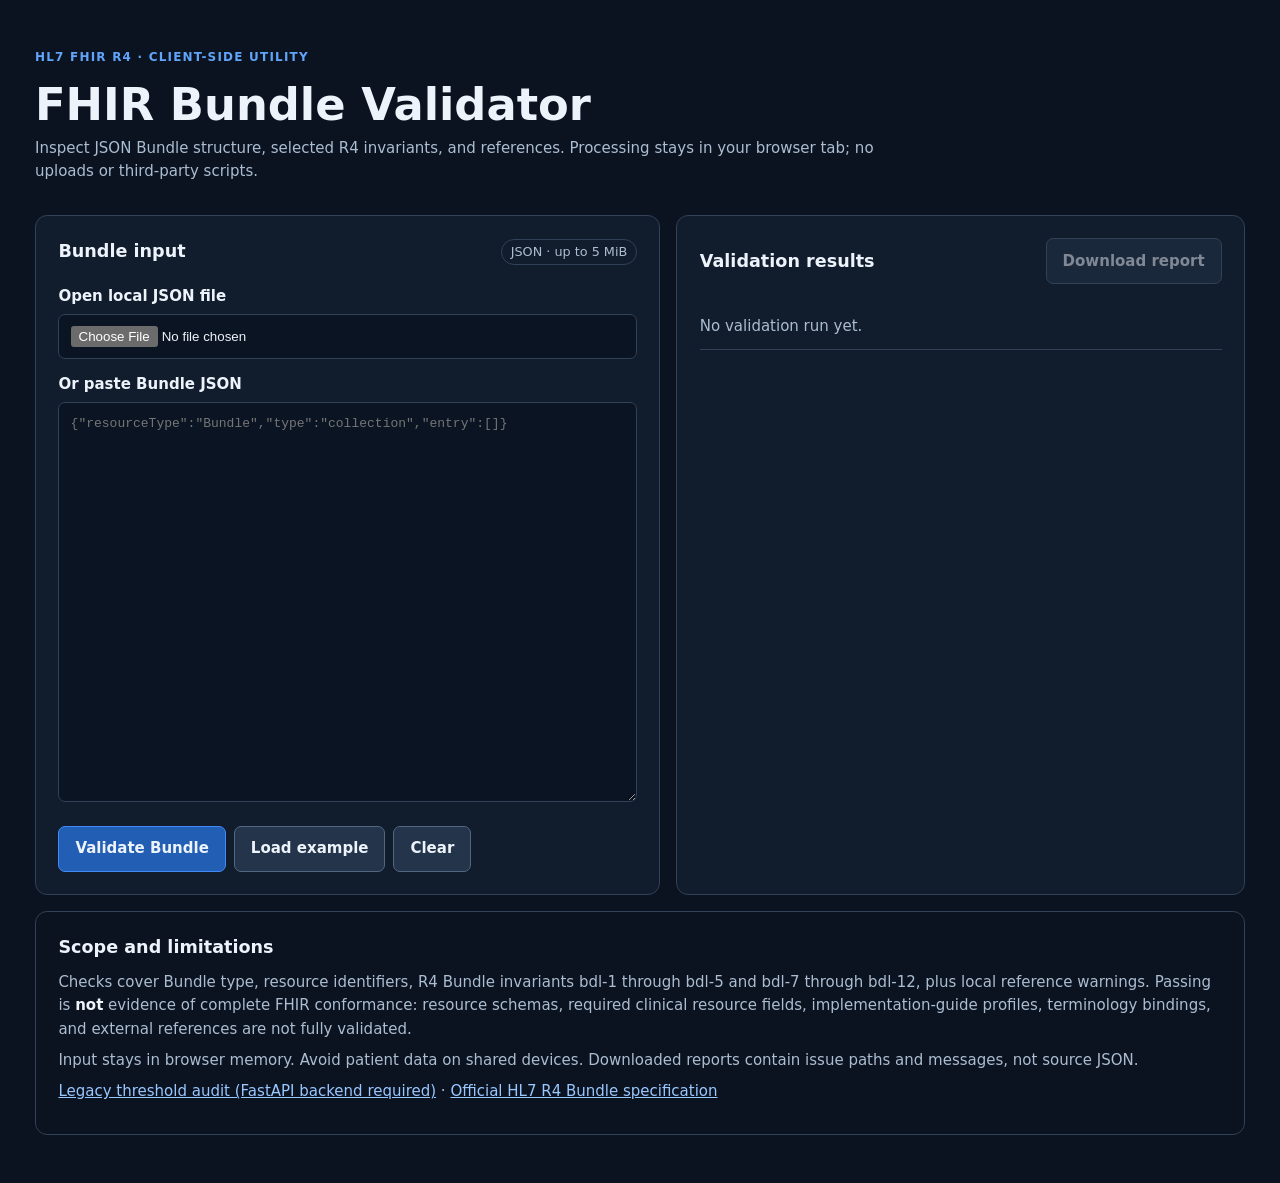
<file: web/index.html>
<!doctype html>
<html lang="en"><head>
<meta charset="utf-8"><meta name="viewport" content="width=device-width, initial-scale=1">
<title>FHIR R4 Bundle Validator</title>
<meta name="description" content="In-browser structural validation of FHIR R4 JSON Bundles.">
<link rel="stylesheet" href="style.css">
<script defer src="validator.js"></script><script defer src="app.js"></script>
</head><body><main class="shell">
<header><p class="eyebrow">HL7 FHIR R4 · Client-side utility</p>
<h1>FHIR Bundle Validator</h1>
<p class="lead">Inspect JSON Bundle structure, selected R4 invariants, and references. Processing stays in your browser tab; no uploads or third-party scripts.</p></header>
<div class="layout">
<section class="panel" aria-labelledby="input-title">
<div class="section-heading"><h2 id="input-title">Bundle input</h2><span class="pill">JSON · up to 5 MiB</span></div>
<label for="file">Open local JSON file</label><input id="file" type="file" accept=".json,application/json">
<label for="payload">Or paste Bundle JSON</label>
<textarea id="payload" spellcheck="false" placeholder='{"resourceType":"Bundle","type":"collection","entry":[]}'></textarea>
<div class="actions"><button id="validate" class="primary">Validate Bundle</button><button id="sample">Load example</button><button id="clear">Clear</button></div>
</section><section class="panel" aria-labelledby="results-title">
<div class="section-heading"><h2 id="results-title">Validation results</h2><button id="download" disabled>Download report</button></div>
<p id="summary" role="status" aria-live="polite">No validation run yet.</p>
<ul id="results" class="issues" aria-label="Validation issues"></ul>
</section></div>
<section class="note" aria-labelledby="scope-title"><h2 id="scope-title">Scope and limitations</h2>
<p>Checks cover Bundle type, resource identifiers, R4 Bundle invariants bdl-1 through bdl-5 and bdl-7 through bdl-12, plus local reference warnings. Passing is <strong>not</strong> evidence of complete FHIR conformance: resource schemas, required clinical resource fields, implementation-guide profiles, terminology bindings, and external references are not fully validated.</p>
<p>Input stays in browser memory. Avoid patient data on shared devices. Downloaded reports contain issue paths and messages, not source JSON.</p>
<p><a href="audit.html">Legacy threshold audit (FastAPI backend required)</a> · <a href="https://hl7.org/fhir/R4/bundle.html" target="_blank" rel="noopener noreferrer">Official HL7 R4 Bundle specification</a></p>
</section></main></body></html>
</file>
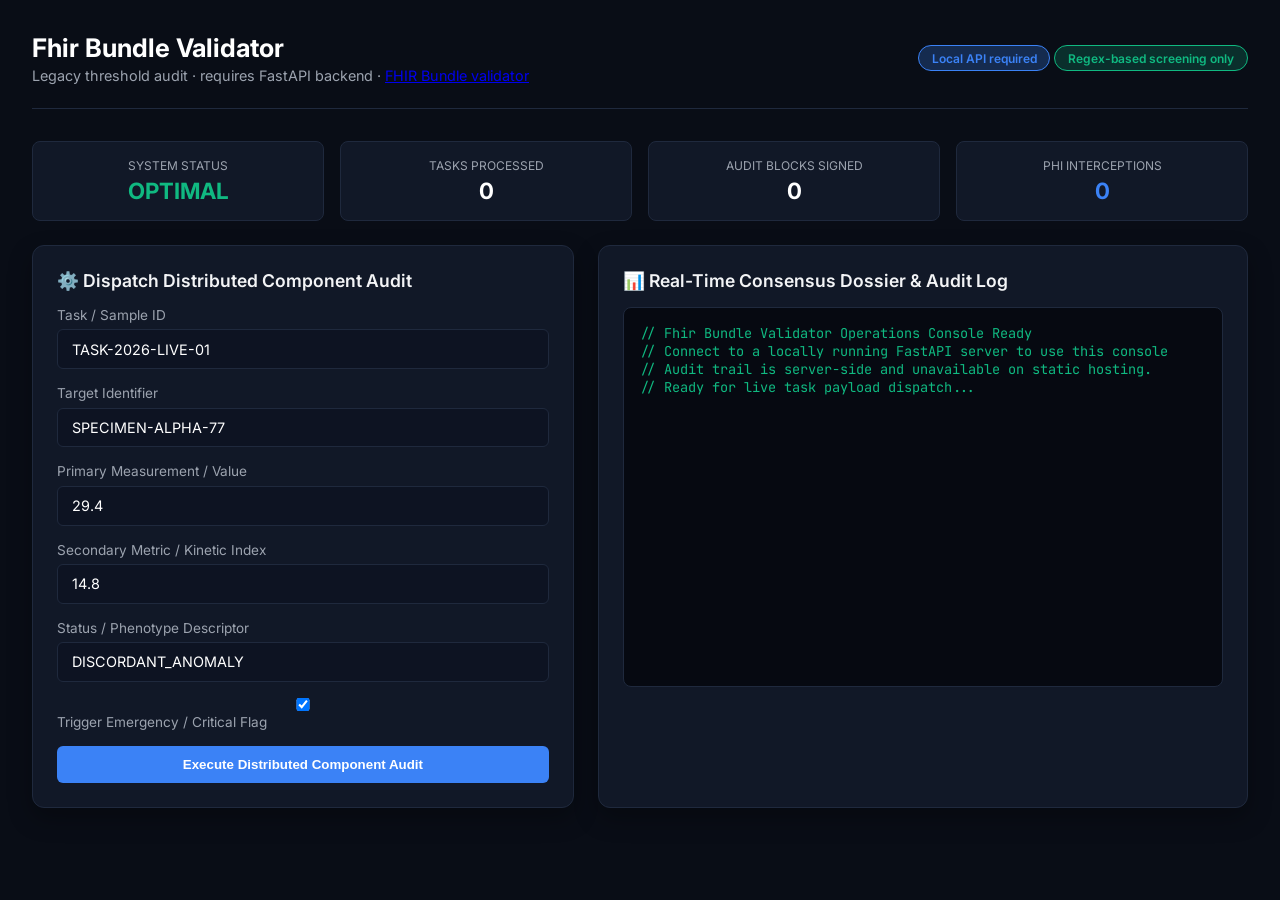
<file: web/audit.html>
<!DOCTYPE html>
<html lang="en">
<head>
    <meta charset="UTF-8">
    <meta name="viewport" content="width=device-width, initial-scale=1.0">
    <title>Fhir Bundle Validator — Operations Console</title>
    <link href="https://fonts.googleapis.com/css2?family=Inter:wght@300;400;600;700&family=JetBrains+Mono:wght@400;600&display=swap" rel="stylesheet">
    <style>
        :root {
            --bg: #090d16;
            --card: #111827;
            --border: #1f293d;
            --accent: #3b82f6;
            --accent-glow: rgba(59, 130, 246, 0.25);
            --text: #f3f4f6;
            --text-muted: #9ca3af;
            --danger: #ef4444;
            --warning: #f59e0b;
            --success: #10b981;
        }
        * { box-sizing: border-box; margin: 0; padding: 0; }
        body {
            font-family: 'Inter', sans-serif;
            background: var(--bg);
            color: var(--text);
            padding: 2rem;
            min-height: 100vh;
        }
        .header {
            display: flex;
            justify-content: space-between;
            align-items: center;
            border-bottom: 1px solid var(--border);
            padding-bottom: 1.5rem;
            margin-bottom: 2rem;
        }
        .header-title h1 { font-size: 1.6rem; font-weight: 700; color: #fff; }
        .header-title p { color: var(--text-muted); font-size: 0.9rem; margin-top: 0.25rem; }
        .badge {
            display: inline-block;
            padding: 0.3rem 0.8rem;
            border-radius: 9999px;
            font-size: 0.75rem;
            font-weight: 600;
            background: var(--accent-glow);
            color: var(--accent);
            border: 1px solid var(--accent);
        }
        .grid {
            display: grid;
            grid-template-columns: 1fr 1.2fr;
            gap: 1.5rem;
        }
        .card {
            background: var(--card);
            border: 1px solid var(--border);
            border-radius: 12px;
            padding: 1.5rem;
            box-shadow: 0 10px 25px rgba(0,0,0,0.3);
        }
        .card h2 {
            font-size: 1.1rem;
            font-weight: 600;
            margin-bottom: 1rem;
            display: flex;
            align-items: center;
            gap: 0.5rem;
        }
        .form-group { margin-bottom: 1rem; }
        label { display: block; font-size: 0.85rem; color: var(--text-muted); margin-bottom: 0.4rem; }
        input, select, textarea {
            width: 100%;
            padding: 0.65rem 0.9rem;
            background: #0d1322;
            border: 1px solid var(--border);
            border-radius: 6px;
            color: #fff;
            font-family: inherit;
            font-size: 0.9rem;
        }
        input:focus, textarea:focus { outline: none; border-color: var(--accent); }
        .btn {
            background: var(--accent);
            color: #fff;
            border: none;
            padding: 0.7rem 1.4rem;
            border-radius: 6px;
            font-weight: 600;
            cursor: pointer;
            transition: 0.2s;
            width: 100%;
        }
        .btn:hover { background: #2563eb; }
        .terminal {
            background: #060911;
            border: 1px solid var(--border);
            border-radius: 8px;
            padding: 1rem;
            font-family: 'JetBrains Mono', monospace;
            font-size: 0.85rem;
            color: #10b981;
            height: 380px;
            overflow-y: auto;
            white-space: pre-wrap;
        }
        .metrics-bar {
            display: grid;
            grid-template-columns: repeat(4, 1fr);
            gap: 1rem;
            margin-bottom: 1.5rem;
        }
        .metric-box {
            background: var(--card);
            border: 1px solid var(--border);
            border-radius: 8px;
            padding: 1rem;
            text-align: center;
        }
        .metric-val { font-size: 1.4rem; font-weight: 700; color: #fff; margin-top: 0.25rem; }
        .metric-label { font-size: 0.75rem; color: var(--text-muted); text-transform: uppercase; }
    </style>
</head>
<body>

    <div class="header">
        <div class="header-title">
            <h1>Fhir Bundle Validator</h1>
            <p>Legacy threshold audit · requires FastAPI backend · <a href="index.html">FHIR Bundle validator</a></p>
        </div>
        <div>
            <span class="badge">Local API required</span>
            <span class="badge" style="background: rgba(16,185,129,0.2); color: #10b981; border-color: #10b981;">Regex-based screening only</span>
        </div>
    </div>

    <div class="metrics-bar">
        <div class="metric-box">
            <div class="metric-label">System Status</div>
            <div class="metric-val" style="color: var(--success);" id="m-status">OPTIMAL</div>
        </div>
        <div class="metric-box">
            <div class="metric-label">Tasks Processed</div>
            <div class="metric-val" id="m-tasks">0</div>
        </div>
        <div class="metric-box">
            <div class="metric-label">Audit Blocks Signed</div>
            <div class="metric-val" id="m-audit">0</div>
        </div>
        <div class="metric-box">
            <div class="metric-label">PHI Interceptions</div>
            <div class="metric-val" style="color: var(--accent);" id="m-phi">0</div>
        </div>
    </div>

    <div class="grid">
        <div class="card">
            <h2>⚙️ Dispatch Distributed Component Audit</h2>
            <div class="form-group">
                <label>Task / Sample ID</label>
                <input type="text" id="task_id" value="TASK-2026-LIVE-01">
            </div>
            <div class="form-group">
                <label>Target Identifier</label>
                <input type="text" id="target_id" value="SPECIMEN-ALPHA-77">
            </div>
            <div class="form-group">
                <label>Primary Measurement / Value</label>
                <input type="number" id="primary_metric" value="29.4" step="0.1">
            </div>
            <div class="form-group">
                <label>Secondary Metric / Kinetic Index</label>
                <input type="number" id="secondary_metric" value="14.8" step="0.1">
            </div>
            <div class="form-group">
                <label>Status / Phenotype Descriptor</label>
                <input type="text" id="status_descriptor" value="DISCORDANT_ANOMALY">
            </div>
            <div class="form-group">
                <label><input type="checkbox" id="is_critical" checked> Trigger Emergency / Critical Flag</label>
            </div>
            <button class="btn" onclick="runAudit()">Execute Distributed Component Audit</button>
        </div>

        <div class="card">
            <h2>📊 Real-Time Consensus Dossier & Audit Log</h2>
            <div class="terminal" id="outputConsole">// Fhir Bundle Validator Operations Console Ready
// Connect to a locally running FastAPI server to use this console
// Audit trail is server-side and unavailable on static hosting.
// Ready for live task payload dispatch...</div>
        </div>
    </div>

    <script>
        async function runAudit() {
            const consoleEl = document.getElementById('outputConsole');
            consoleEl.innerText = "// Dispatching task across specialized workers...\n// Invoking InvariantQCWorker, SafetyEscalationWorker, ProtocolWorker...";

            const payload = {
                task_id: document.getElementById('task_id').value,
                target_identifier: document.getElementById('target_id').value,
                primary_metric: parseFloat(document.getElementById('primary_metric').value),
                secondary_metric: parseFloat(document.getElementById('secondary_metric').value),
                status_descriptor: document.getElementById('status_descriptor').value,
                is_critical_flag: document.getElementById('is_critical').checked
            };

            try {
                const res = await fetch('/api/audit', {
                    method: 'POST',
                    headers: { 'Content-Type': 'application/json' },
                    body: JSON.stringify(payload)
                });
                const data = await res.json();
                if (!res.ok) throw new Error("HTTP " + res.status);
                consoleEl.innerText = JSON.stringify(data, null, 2);
                document.getElementById('m-tasks').innerText = parseInt(document.getElementById('m-tasks').innerText) + 1;
                document.getElementById('m-audit').innerText = parseInt(document.getElementById('m-audit').innerText) + 1;
            } catch (err) {
                consoleEl.innerText = "// Audit API is unavailable: " + err.message +
                    "\n// Start the FastAPI server and open this page from its origin. No simulation was executed.";

            }
        }
    </script>
</body>
</html>
</file>
<file: web/style.css>
:root{color-scheme:dark;--bg:#0b1220;--panel:#111c2d;--edge:#304158;--text:#edf3fa;--muted:#abbdd0;--blue:#60a5fa;--red:#ff8996;--amber:#ffcd74}
*{box-sizing:border-box}body{margin:0;background:var(--bg);color:var(--text);font:15px/1.55 system-ui,-apple-system,Segoe UI,sans-serif}.shell{max-width:1250px;margin:auto;padding:2.25rem 1.25rem 3rem}h1{font-size:clamp(1.8rem,4vw,2.8rem);margin:.1rem 0 .4rem;line-height:1.15}h2{font-size:1.1rem;margin:0}.eyebrow{color:var(--blue);letter-spacing:.1em;font-size:.75rem;font-weight:700;text-transform:uppercase}.lead{max-width:850px;color:var(--muted);margin:.3rem 0 2rem}.layout{display:grid;grid-template-columns:1.1fr 1fr;gap:1rem}.panel,.note{border:1px solid var(--edge);background:var(--panel);border-radius:12px;padding:1.4rem;min-width:0}.section-heading{display:flex;justify-content:space-between;align-items:center;gap:.6rem;margin-bottom:1.2rem;flex-wrap:wrap}.pill{color:var(--muted);border:1px solid var(--edge);border-radius:50px;padding:.12rem .55rem;font-size:.8rem}label{display:block;font-weight:600;margin:.9rem 0 .35rem}input[type=file],textarea{width:100%;border:1px solid var(--edge);border-radius:7px;background:#0b1423;color:var(--text);padding:.7rem}textarea{min-height:400px;resize:vertical;font:13px/1.6 ui-monospace,SFMono-Regular,Consolas,monospace}.actions{display:flex;gap:.5rem;margin-top:1rem;flex-wrap:wrap}button{background:#24344a;border:1px solid #526782;border-radius:7px;color:var(--text);padding:.65rem 1rem;cursor:pointer;font:inherit;font-weight:600}button.primary{background:#225fb4;border-color:#418afa}button:hover:not(:disabled){filter:brightness(1.16)}button:disabled{opacity:.5;cursor:not-allowed}:focus-visible{outline:3px solid #93c5fd;outline-offset:2px}#summary{padding:.7rem 0;border-bottom:1px solid var(--edge);color:var(--muted)}.issues{list-style:none;padding:0;margin:.8rem 0 0;max-height:500px;overflow:auto}.issues li{padding:.75rem;border:1px solid var(--edge);border-radius:7px;margin:.55rem 0;display:flex;flex-direction:column;gap:.2rem;overflow-wrap:anywhere}.issues li.error{border-left:4px solid var(--red)}.issues li.warning{border-left:4px solid var(--amber)}.issues code{color:var(--muted);font-size:.8rem}.note{margin-top:1rem;background:transparent}.note h2{margin-bottom:.6rem}.note p{color:var(--muted);margin:.5rem 0}.note strong{color:var(--text)}a{color:#99c7ff}@media(max-width:800px){.layout{grid-template-columns:1fr}.shell{padding:1.2rem .8rem 2rem}textarea{min-height:300px}.panel,.note{padding:1rem}}
</file>
